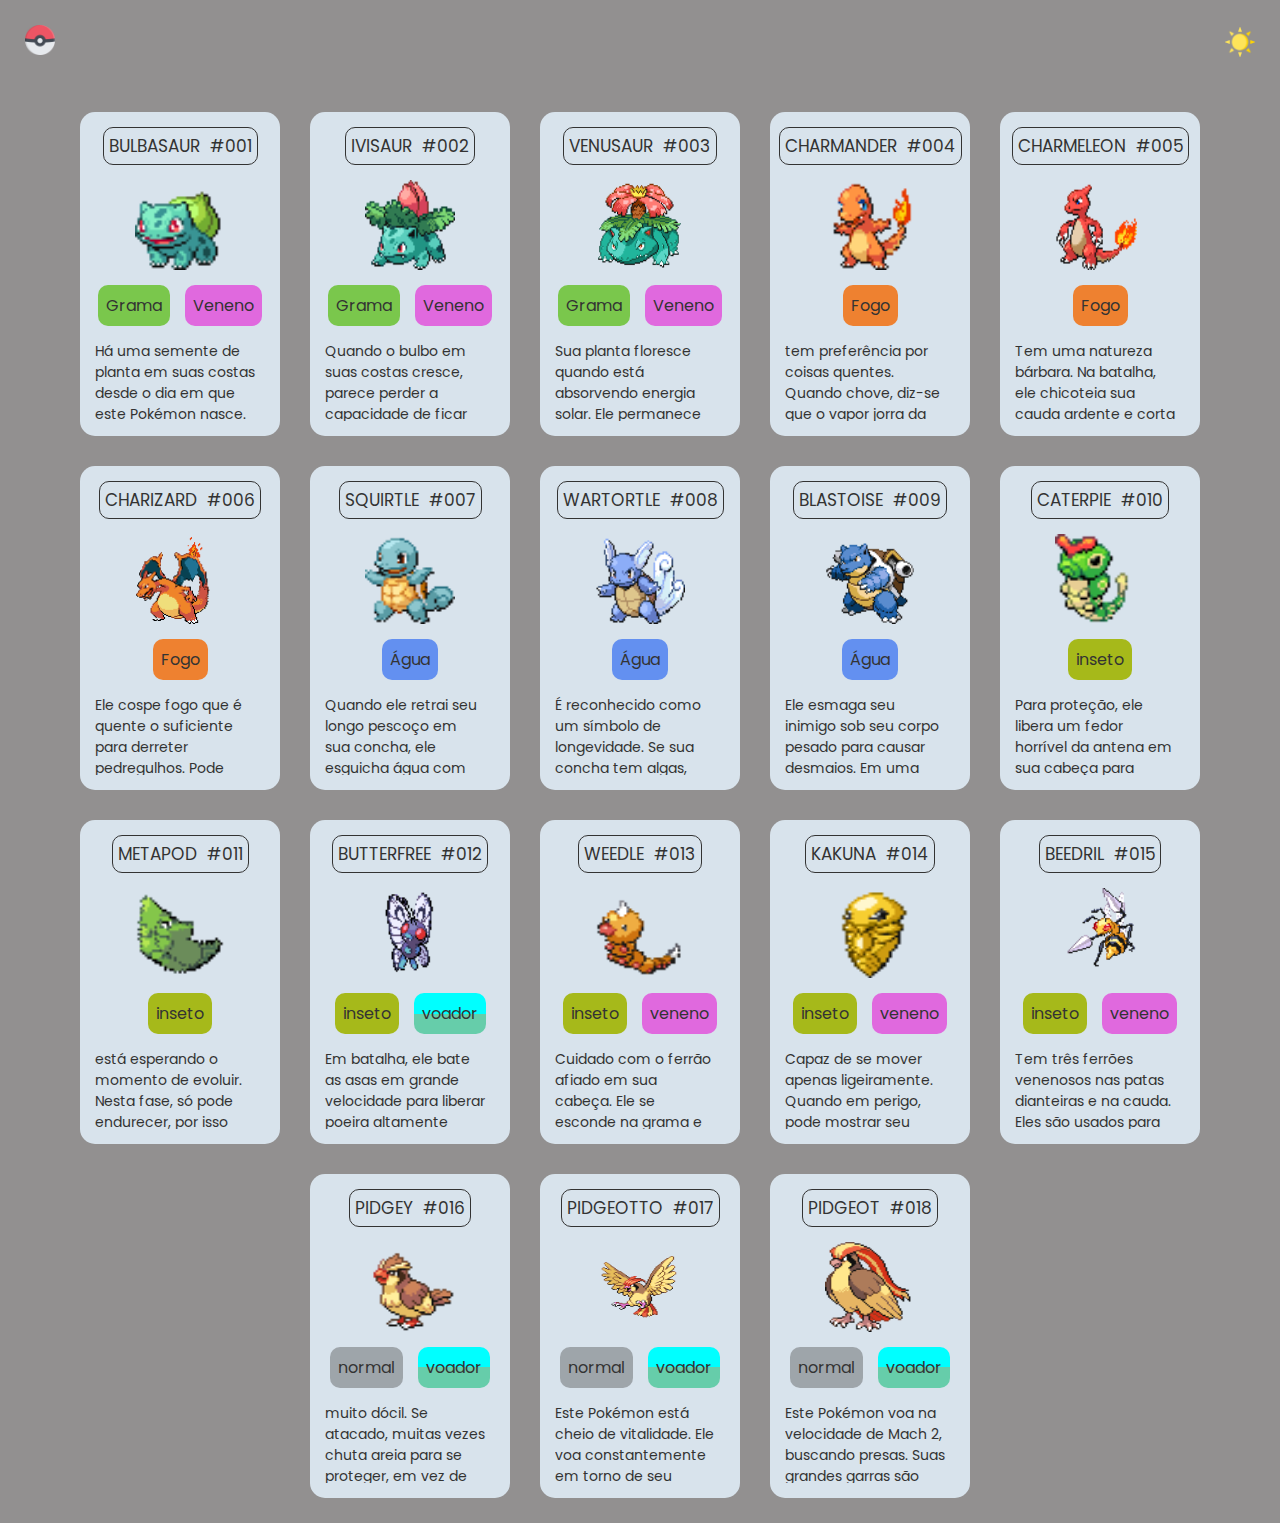
<file: src/index.html>
<!DOCTYPE html>
<html lang="en">

<head>
    <meta charset="UTF-8">
    <meta http-equiv="X-UA-Compatible" content="IE=edge">
    <meta name="viewport" content="width=device-width, initial-scale=1.0">
    <title>Listagem Pokémon - Semana do Zero ao Programador</title>

    <link rel="preconnect" href="https://fonts.googleapis.com">
    <link rel="preconnect" href="https://fonts.gstatic.com" crossorigin>
    <link href="https://fonts.googleapis.com/css2?family=Poppins:wght@300;500;800&display=swap" rel="stylesheet">

    <link rel="stylesheet" href="./css/reset.css">
    <link rel="stylesheet" href="./css/estilos.css">
    <link rel="stylesheet" href="./css/scrollbar.css">
</head>

<body>
    <header>
        <a href="#">
            <img src="./imagens/pokeball.png" alt="pokebola" class="logo" />
        </a>
        <button id="botao-alterar-tema">
            <img src="./imagens/sun.png" alt="imagem do sol" class="imagem-botao" />
        </button>
    </header>
    <main>
        <ul class="listagem-pokemon">
            <li class="cartao-pokemon">
                <div class="informacoes">
                    <span>Bulbasaur</span>
                    <span>#001</span>
                </div>

                <img src="./imagens/bulbasaur.gif" alt="Bulbasaur" class="gif">
                <ul class="tipos">
                    <li class="tipo grama">Grama</li>
                    <li class="tipo veneno">Veneno</li>
                </ul>
                <p class="descricao">Há uma semente de planta em suas costas desde o dia em que este Pokémon nasce. A
                    semente cresce lentamente.</p>

            <li class="cartao-pokemon">
                <div class="informacoes">
                    <span>Ivisaur</span>
                    <span>#002</span>
                </div>

                <img src="./imagens/ivysaur.gif" alt="Ivisarur.gif" class="gif">
                <ul class="tipos">
                    <li class="tipo grama">Grama</li>
                    <li class="tipo veneno">Veneno</li>
                </ul>
                <p class="descricao">Quando o bulbo em suas costas cresce, parece perder a capacidade de ficar de pé em
                    suas patas traseiras. </p>

            <li class="cartao-pokemon">
                <div class="informacoes">
                    <span>Venusaur</span>
                    <span>#003</span>
                </div>

                <img src="./imagens/venusaur.gif" alt="Venusaur" class="gif">
                <ul class="tipos">
                    <li class="tipo grama">Grama</li>
                    <li class="tipo veneno">Veneno</li>
                </ul>
                <p class="descricao">Sua planta floresce quando está absorvendo energia solar. Ele permanece em
                    movimento para buscar a luz solar</p>

            <li class="cartao-pokemon">
                <div class="informacoes">
                    <span>Charmander</span>
                    <span>#004</span>
                </div>

                <img src="./imagens/charmander.gif" alt="Charmander" class="gif">
                <ul class="tipos">
                    <li class="tipo fogo">Fogo</li>
                </ul>
                <p class="descricao">tem preferência por coisas quentes. Quando chove, diz-se que o vapor jorra da ponta
                    de sua cauda. </p>


            <li class="cartao-pokemon">
                <div class="informacoes">
                    <span>Charmeleon</span>
                    <span>#005</span>
                </div>

                <img src="./imagens/charmeleon.gif" alt="charmeleon" class="gif">
                <ul class="tipos">
                    <li class="tipo fogo">Fogo</li>
                </ul>
                <p class="descricao">Tem uma natureza bárbara. Na batalha, ele chicoteia sua cauda ardente e corta com
                    garras afiadas.</p>

            <li class="cartao-pokemon">
                <div class="informacoes">
                    <span>Charizard</span>
                    <span>#006</span>
                </div>

                <img src="./imagens/charizard.gif" alt="Charizard" class="gif">
                <ul class="tipos">
                    <li class="tipo fogo">Fogo</li>
                </ul>
                <p class="descricao">Ele cospe fogo que é quente o suficiente para derreter pedregulhos. Pode causar
                    incêndios florestais soprando chamas.

                </p>

            <li class="cartao-pokemon">
                <div class="informacoes">
                    <span>Squirtle</span>
                    <span>#007</span>
                </div>

                <img src="./imagens/squirtle.gif" alt="squirtle" class="gif">
                <ul class="tipos">
                    <li class="tipo agua">Água</li>
                </ul>
                <p class="descricao">Quando ele retrai seu longo pescoço em sua concha, ele esguicha água com força
                    vigorosa.

                </p>

            <li class="cartao-pokemon">
                <div class="informacoes">
                    <span>Wartortle</span>
                    <span>#008</span>
                </div>

                <img src="./imagens/wartortle.gif" alt="wartortle" class="gif">
                <ul class="tipos">
                    <li class="tipo agua">Água</li>
                </ul>
                <p class="descricao">É reconhecido como um símbolo de longevidade. Se sua concha tem algas, esse
                    Wartortle é muito antigo.

                </p>

            <li class="cartao-pokemon">
                <div class="informacoes">
                    <span>Blastoise</span>
                    <span>#009</span>
                </div>

                <img src="./imagens/blastoise.gif" alt="blastoise" class="gif">
                <ul class="tipos">
                    <li class="tipo agua">Água</li>
                </ul>
                <p class="descricao">Ele esmaga seu inimigo sob seu corpo pesado para causar desmaios. Em uma pitada,
                    ele se retirará dentro de sua concha.

                </p>

            <li class="cartao-pokemon">
                <div class="informacoes">
                    <span>Caterpie</span>
                    <span>#010</span>
                </div>

                <img src="./imagens/caterpie.gif" alt="caterpie" class="gif">
                <ul class="tipos">
                    <li class="tipo inseto">inseto</li>
                </ul>
                <p class="descricao">Para proteção, ele libera um fedor horrível da antena em sua cabeça para afastar os
                    inimigos.</p>

            <li class="cartao-pokemon">
                <div class="informacoes">
                    <span>Metapod</span>
                    <span>#011</span>
                </div>

                <img src="./imagens/metapod.gif" alt="metapod" class="gif">
                <ul class="tipos">
                    <li class="tipo inseto">inseto</li>
                </ul>
                <p class="descricao">está esperando o momento de evoluir. Nesta fase, só pode endurecer, por isso
                    permanece imóvel para evitar o ataque.</p>

            <li class="cartao-pokemon">
                <div class="informacoes">
                    <span>Butterfree</span>
                    <span>#012</span>
                </div>

                <img src="./imagens/butterfree.gif" alt="butterfree" class="gif">
                <ul class="tipos">
                    <li class="tipo inseto">inseto</li>
                    <li class="tipo voador">voador</li>
                </ul>
                <p class="descricao">Em batalha, ele bate as asas em grande velocidade para liberar poeira altamente
                    tóxica no ar.</p>

            <li class="cartao-pokemon">
                <div class="informacoes">
                    <span>Weedle</span>
                    <span>#013</span>
                </div>

                <img src="./imagens/weedle.gif" alt="weedle" class="gif">
                <ul class="tipos">
                    <li class="tipo inseto">inseto</li>
                    <li class="tipo veneno">veneno</li>
                </ul>
                <p class="descricao">Cuidado com o ferrão afiado em sua cabeça. Ele se esconde na grama e nos arbustos
                    onde come folhas.</p>

            <li class="cartao-pokemon">
                <div class="informacoes">
                    <span>Kakuna</span>
                    <span>#014</span>
                </div>

                <img src="./imagens/kakuna.gif" alt="kakuna" class="gif">
                <ul class="tipos">
                    <li class="tipo inseto">inseto</li>
                    <li class="tipo veneno">veneno</li>
                </ul>
                <p class="descricao">Capaz de se mover apenas ligeiramente. Quando em perigo, pode mostrar seu ferrão e
                    envenenar seu inimigo.</p>

            <li class="cartao-pokemon">
                <div class="informacoes">
                    <span>beedril</span>
                    <span>#015</span>
                </div>

                <img src="./imagens/beedrill.gif" alt="beedril" class="gif">
                <ul class="tipos">
                    <li class="tipo inseto">inseto</li>
                    <li class="tipo veneno">veneno</li>
                </ul>
                <p class="descricao">Tem três ferrões venenosos nas patas dianteiras e na cauda. Eles são usados ​​para
                    espetar seu inimigo repetidamente.</p>

            <li class="cartao-pokemon">
                <div class="informacoes">
                    <span>Pidgey</span>
                    <span>#016</span>
                </div>

                <img src="./imagens/pidgey.gif" alt="pidgey" class="gif">
                <ul class="tipos">
                    <li class="tipo normal">normal</li>
                    <li class="tipo voador">voador</li>
                </ul>
                <p class="descricao">muito dócil. Se atacado, muitas vezes chuta areia para se proteger, em vez de
                    revidar.</p>

            <li class="cartao-pokemon">
                <div class="informacoes">
                    <span>Pidgeotto</span>
                    <span>#017</span>
                </div>

                <img src="./imagens/pidgeotto.gif" alt="pidgeotto" class="gif">
                <ul class="tipos">
                    <li class="tipo normal">normal</li>
                    <li class="tipo voador">voador</li>
                </ul>
                <p class="descricao">Este Pokémon está cheio de vitalidade. Ele voa constantemente em torno de seu
                    grande território em busca de presas.</p>

            <li class="cartao-pokemon">
                <div class="informacoes">
                    <span>Pidgeot</span>
                    <span>#018</span>
                </div>

                <img src="./imagens/pidgeot.gif" alt="pidgeot" class="gif">
                <ul class="tipos">
                    <li class="tipo normal">normal</li>
                    <li class="tipo voador">voador</li>
                </ul>
                <p class="descricao">Este Pokémon voa na velocidade de Mach 2, buscando presas. Suas grandes garras são temidas como armas perversas.</p>
                





            </li>
        </ul>
    </main>
    <script src="./js/index.js"></script>
</body>

</html>
</file>
<file: src/css/estilos.css>
body {
    font-family:'Poppins', sans-serif;
    max-width: 1280px;
    margin: 0 auto;
    background-color: #5e5b5bad;
    color: #333333;
}

body.modo-escuro {
    background-color: #212121;
    color: #f5f5f5
}

header {
    display: flex;
    justify-content: space-between;
    padding: 25px;
}

header .logo,
header .imagem-botao {
    width: 30px;
    transition: 0.2s ease-in-out;
}

header #botao-alterar-tema {
    background: none;
    border: none;
}

header .logo:hover,
header .imagem-botao:hover,
main .cartao-pokemon:hover {
    transform: scale(1.05);
    cursor: pointer;
}

main {
    padding: 25px;
}

main .listagem-pokemon {
    display: flex;
    flex-wrap: wrap;
    gap: 30px;
    justify-content: center;
}

main .cartao-pokemon {
    background-color: #d8e3ec;
    width: 200px;
    padding: 15px;
    display: flex;
    flex-direction: column;
    align-items: center;
    gap: 15px;
    border-radius: 15px;
    transition: 0.2s ease-in-out;
}

main .cartao-pokemon:hover {
    background-color: #96d9d6;
}

.modo-escuro .cartao-pokemon {
    background-color: #a8a8a8;
}

main .cartao-pokemon .informacoes {
    display: flex;
    justify-content: space-between;
    border: 1px solid #333333;
    border-radius: 10px;
}

main .cartao-pokemon .informacoes span {
    padding: 5px;
    text-transform: uppercase;
    font-size: 17px;
}

main .cartao-pokemon .gif {
    width: 90px;
    height: 90px;
}

main .cartao-pokemon .tipos {
    display: flex;
    gap: 15px;
}

main .cartao-pokemon .tipo {
    padding: 8px;
    border-radius: 10px;
}

.grama{
    background-color: #7ac74c;
}

.veneno{
    background-color: #df67ddfb;
}

.fogo {
    background-color: #ee8130;
}

.agua{
    background-color: #6390f0;
}

.inseto{
    background-color: #a6b91a;
}

.voador {
    background-image:linear-gradient( 0deg, #66cdaa 50%, #00ffff 0%) ;
}


.normal{
    background-color: #46464765;
}

.eletrico{
    background-color: yellow;
}

.areia{
    background-image: linear-gradient( 0deg, #f7de3f 50%, #ab9842 0% );
}

.fada{
    background-color: #FDB9E9;
}

.lutador{
    background-color: #D56723;
}

main .descricao{
    max-height: 80px;
    overflow-y: scroll;
    font-size: 14px;
    padding-right: 10px;
}
</file>
<file: src/css/scrollbar.css>
/* ===== Scrollbar CSS ===== */

*::-webkit-scrollbar {
    width: 12px;
  }

  *::-webkit-scrollbar-track {
    background: #f1e9e9;
  }

  *::-webkit-scrollbar-thumb {
    background-color: #582965;
    border-radius: 10px;
    border: 3px solid #ffffff;
  }
</file>
